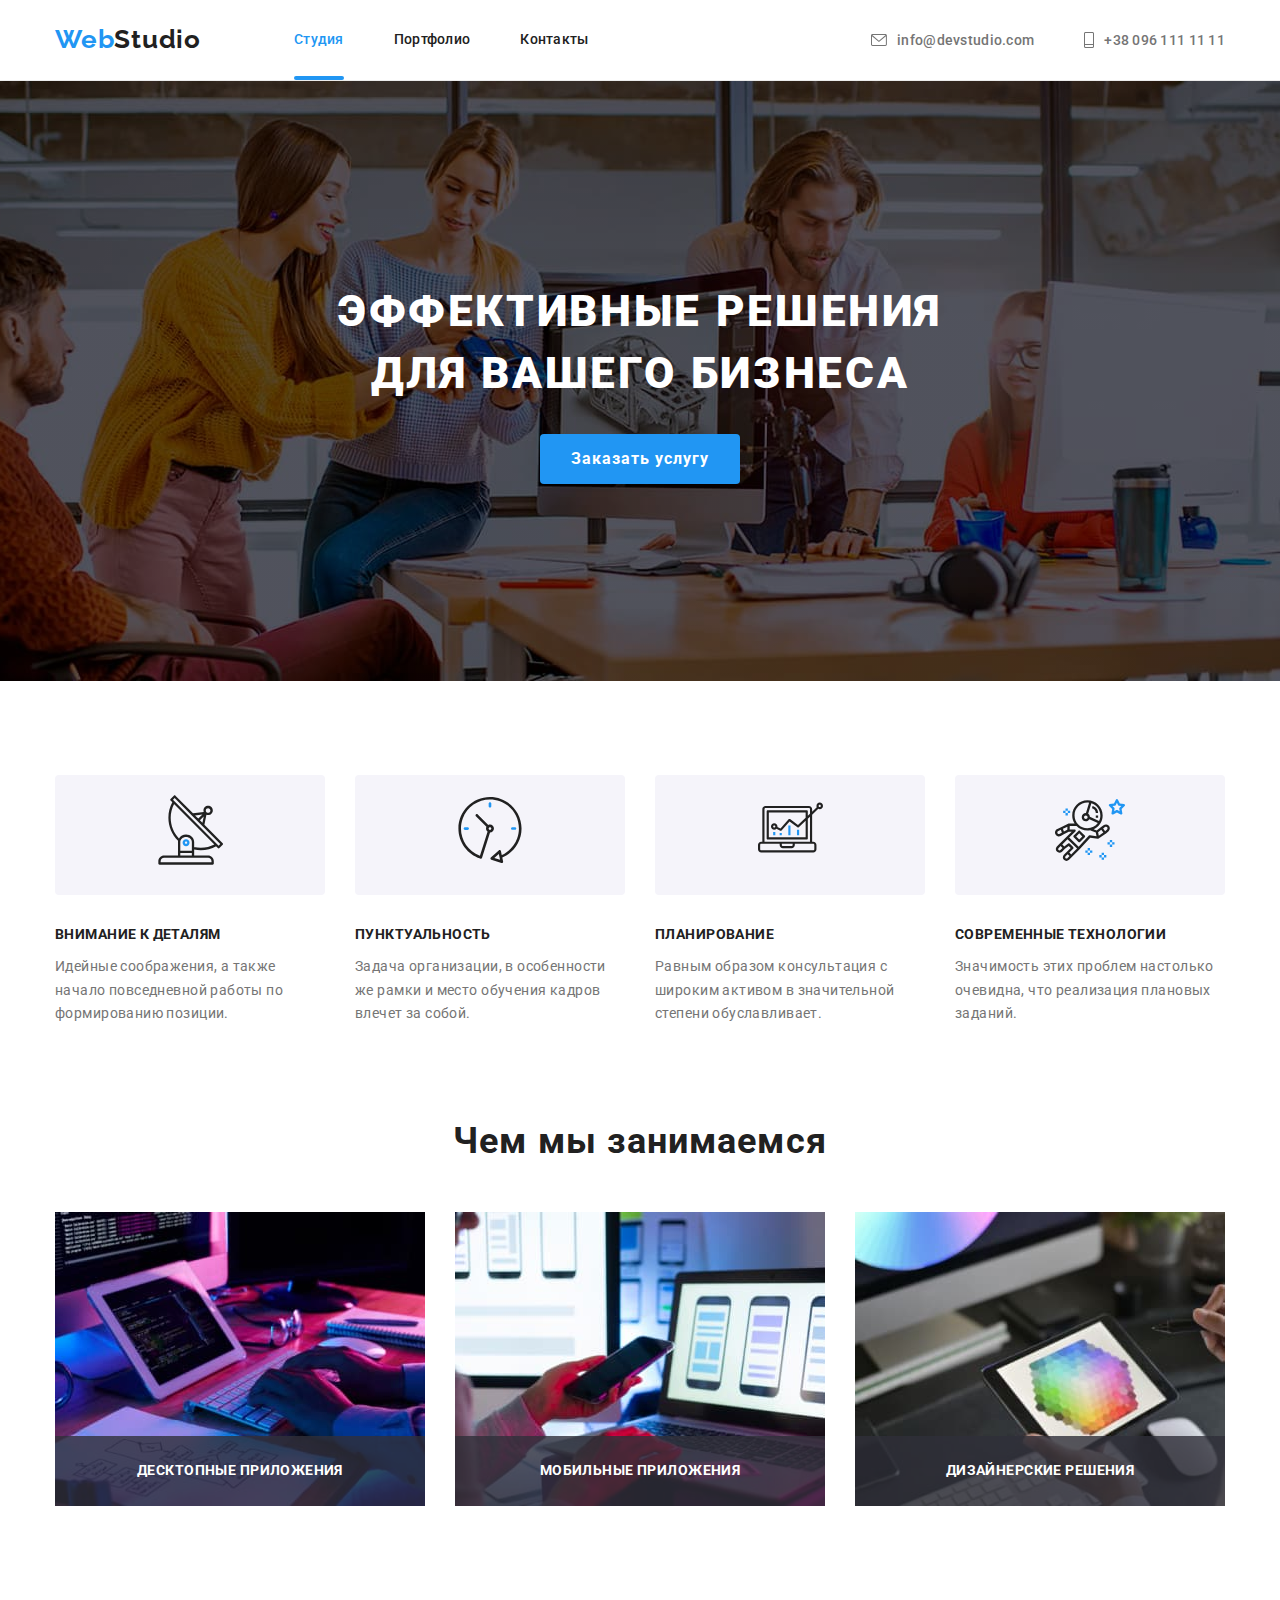
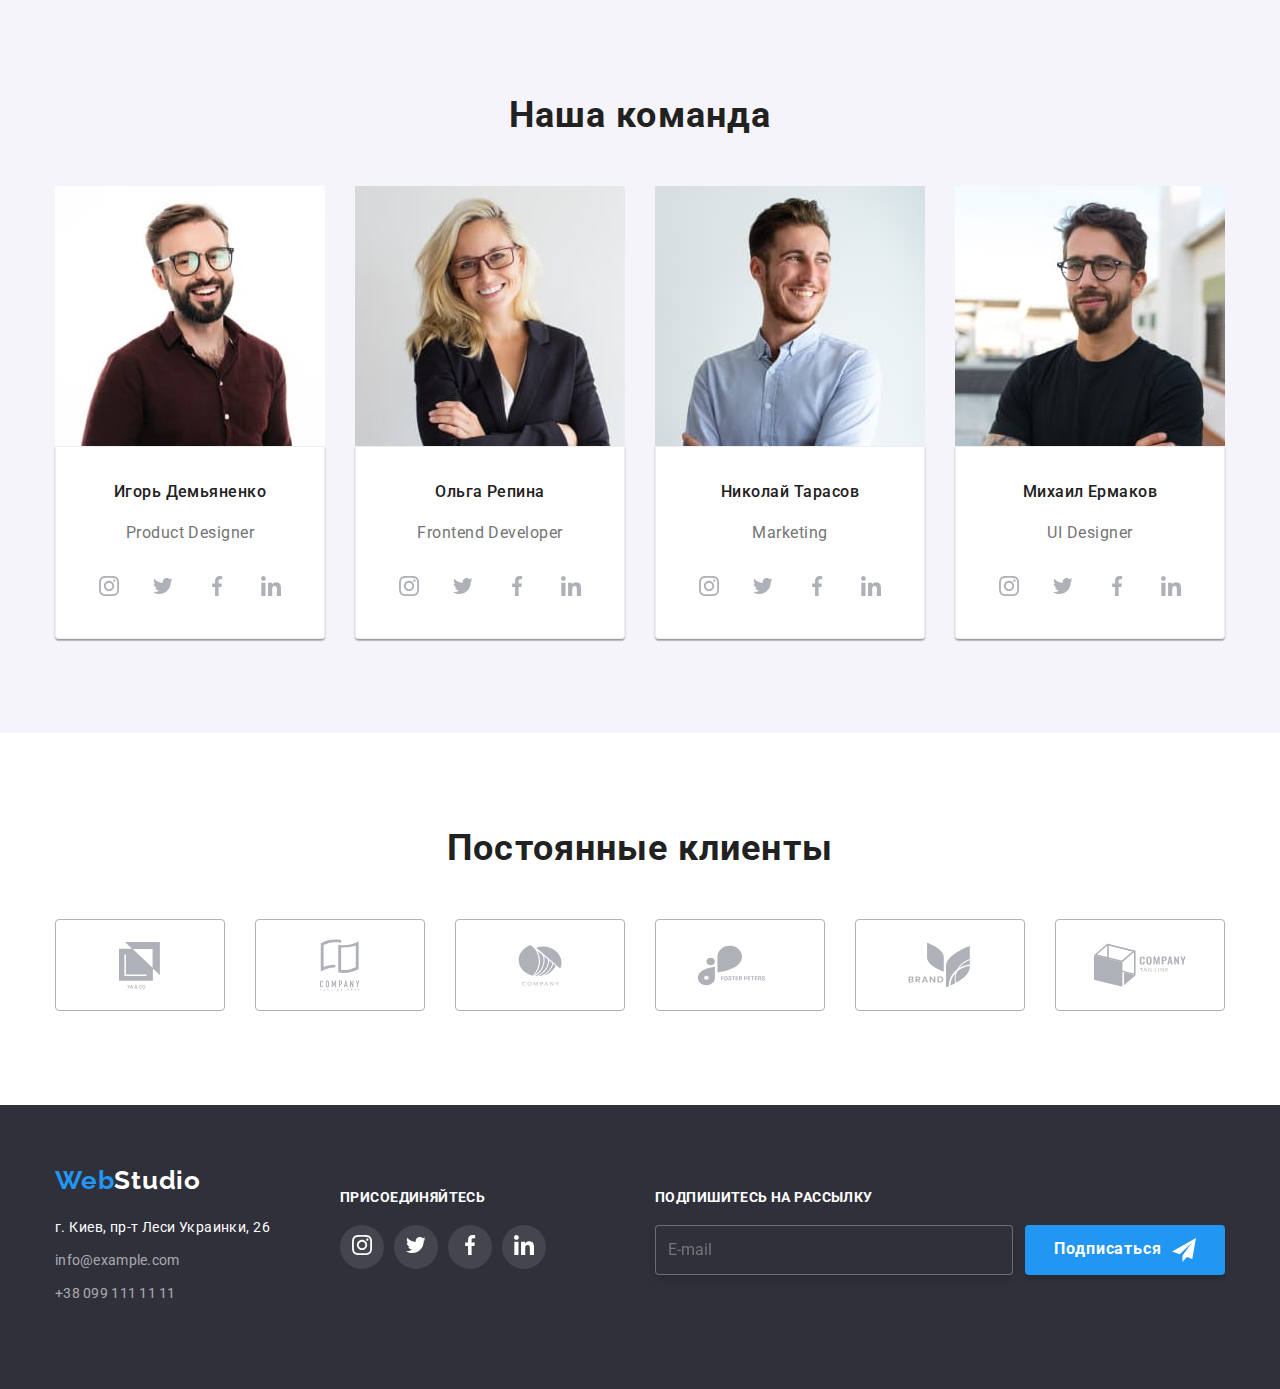
<file: index.html>
<!DOCTYPE html>
<html lang="ru">

<head>
  <meta charset="UTF-8" />
  <meta http-equiv="X-UA-Compatible" content="IE=edge" />
  <meta name="viewport" content="width=device-width, initial-scale=1.0" />
  <title>Document</title>
  <link href="https://fonts.googleapis.com/css2?family=Raleway:wght@700&family=Roboto:wght@400;500;700;900&display=swap"
    rel="stylesheet" />
  <link rel="stylesheet" href="https://cdnjs.cloudflare.com/ajax/libs/modern-normalize/1.0.0/modern-normalize.min.css">
  <link rel="stylesheet" href="./css/main.css" />

<body>
  <!--Шапка сайта-->

  <header class="header">
    <div class="container header__link">
      <a href="./index.html" class="logo header-logo">Web<span class="logo__part">Studio</span></a>
      <button type="button" class="menu__button is-open" aria-label="Переключатель мобильного меню"
        aria-expanded="false" aria-controls="menu-container" data-menu-button>
        <svg width="40" height="40">
          <use class="menu__icon-cross" href="./images/icons.svg#menu"></use>
          <use class="menu__icon-menu" href="./images/icons.svg#close-menu"></use>
        </svg>
      </button>
      <div class="mobile-menu is-open" data-menu>
        <nav>
          <ul class="site-nav ">
            <li class="site-nav__item ">
              <a href="./index.html" class="site-nav__link  current site-nav--current">Студия
              </a>
            </li>
            <li class="site-nav__item ">
              <a href="./portfolio.html" class="site-nav__link ">Портфолио</a>
            </li>
            <li class="site-nav__item ">
              <a href="/" class="site-nav__link">Контакты</a>
            </li>
          </ul>
        </nav>
        <div>
          <ul class="communication">
            <li class="communication__item">
              <a href="mailto:info@devstudio.com" class="header__communication header__communication--grey">
                <svg class="communication__icon" width="16px" height="12px">
                  <use href="./images/icons.svg#letter">
                  </use>
                </svg>
                info@devstudio.com
              </a>
            </li>
            <li class="communication__item">
              <a href="tel:+380961111111" class="header__communication header__communication--large">
                <svg class="communication__icon" width="10px" height="16px">
                  <use href="./images/icons.svg#mobile"></use>
                </svg>
                +38 096 111 11 11</a>
            </li>
          </ul>
          <ul class="social-menu">
            <li class="social-menu__item social-menu__item--margin">
              <a href="" class="social-menu__link">Instagram</a>
            </li>
            <li class="social-menu__item social-menu__item--margin">
              <a href="" class="social-menu__link">Twitter</a>
            </li>
            <li class="social-menu__item social-menu__item--margin">
              <a href="" class="social-menu__link">Facebook</a>
            </li>
            <li class="social-menu__item social-menu__item--margin">
              <a href="" class="social-menu__link">LinkedIn</a>
            </li>
          </ul>
        </div>
      </div>
    </div>
  </header>


  <!--Герой-->
  <section class="hero hero__overlay">
    <h1 class="hero__title">Эффективные решения <br> для вашего бизнеса</h1>
    <button data-modal-open type="button" class="hero__button">Заказать услугу</button>
  </section>

  <!--Преимущества-->
  <section class="section">
    <div class="container">
      <h2 class="advantage__title">Преимущества компании</h2>
      <ul class="advantage">
        <li class="advantage__item">
          <div class="advantage__div">
            <svg class="advantage__icon" width="65px" height="70px">
              <use href="././images/icons.svg#group">
              </use>
            </svg>
          </div>
          <h3 class="description__title">Внимание к деталям</h3>
          <p class="description__info">Идейные соображения, а также начало повседневной работы по формированию позиции.
          </p>
        </li>
        <li class="advantage__item">
          <div class="advantage__div">
            <svg class="advantage__icon" width="66px" height="70px">
              <use href="./images/icons.svg#clock"></use>
            </svg>
          </div>
          <h3 class="description__title">Пунктуальность</h3>
          <p class="description__info">Задача организации, в особенности же рамки и место обучения кадров влечет за
            собой.</p>
        </li>
        <li class="advantage__item">
          <div class="advantage__div">
            <svg class="advantage__icon" width="75px" height="65px">
              <use href="././images/icons.svg#diagram">
              </use>
            </svg>
          </div>
          <h3 class="description__title">Планирование</h3>
          <p class="description__info">Равным образом консультация с широким активом в значительной степени
            обуславливает.</p>
        </li>
        <li class="advantage__item">
          <div class="advantage__div">
            <svg class="advantage__icon" width="70px" height="70px">
              <use href="././images/icons.svg#astronaut">
              </use>
            </svg>
          </div>
          <h3 class="description__title">Современные технологии</h3>
          <p class="description__info">Значимость этих проблем настолько очевидна, что реализация плановых заданий.</p>
        </li>
      </ul>

    </div>

  </section>

  <!--Наши услуги-->
  <section class="section no-padding">
    <div class="container">
      <h2 class="service__title">Чем мы занимаемся</h2>
      <ul class="service__list">
        <li class="service__item">
          <a href="">
            <picture>
              <source srcset="./images/service1-desktop.jpg 1x,
            ./images/service1-desktop-@2x.jpg 2x" media="(min-width:1200px)" type="image/jpg" />
              <img src="./images/service1-desktop.jpg" alt="написание кода" width="370" />
            </picture>
            <h3 class="service__link">Десктопные приложения</h3>
          </a>
        </li>
        <li class="service__item">
          <a href="">
            <picture>
              <source srcset="./images/service2-desktop.jpg 1x,
                        ./images/service2-desktop-@2x.jpg 2x" media="(min-width:1200px)" type="image/jpg" />
              <img src="./images/service2-desktop.jpg" alt="мобильние приложения" width="370" />
            </picture>

            <h3 class="service__link">Мобильные приложения</h3>
          </a>
        </li>
        <li class="service__item">
          <a href="">
            <picture>
              <source srcset="./images/service3-desktop.jpg 1x,
                            ./images/service3-desktop-@2x.jpg 2x" media="(min-width:1200px)" type="image/jpg" />
              <img src="./images/service3-desktop.jpg" alt="дизайн" width="370" />
            </picture>
            <h3 class="service__link">Дизайнерские решения</h3>
          </a>
        </li>
      </ul>
    </div>
  </section>

  <!--Сотрудники-->
  <section class="section team">
    <div class="container">
      <h2 class="team__title">Наша команда</h2>
      <ul class="team__list">
        <li class="team__item">
          <picture>
            <source srcset="./images/team-member1_desktop.jpg 1x,
./images/team-member1_desktop-@2x.jpg 2x" media="(min-width:1200px)" type="image/jpg" />
            <source srcset="./images/team-member1_tablet.jpg 1x,
./images/team-member1_tablet-@2x.jpg 2x" media="(min-width:768px)" type="image/jpg" />
            <source srcset="./images/team-member1_mobile.jpg 1x,
./images/team-member1_mobile-@2x.jpg 2x" media="(max-width:767px)" type="image/jpg" />

            <img src="./images/team-member1_desktop.jpg" alt="Парень в коричневой рубашке" width="450" />
          </picture>


          <div class="team__border">
            <h3 class="team__member">Игорь Демьяненко</h3>
            <p class="team__profession">Product Designer</p>

            <div class="social-div">
              <ul class="social-div__list">
                <li class="social-div__item">
                  <a href="" class="social-div__link">
                    <svg class="social-div__icon" width="20px" height="20px">
                      <use href="./images/icons.svg#instagram"></use>
                    </svg>
                  </a>
                </li>
                <li class="social-div__item">
                  <a href="" class="social-div__link">
                    <svg class="social-div__icon" width="20px" height="20px">
                      <use href="./images/icons.svg#twitter"></use>
                    </svg>
                  </a>
                </li>
                <li class="social-div__item">
                  <a href="" class="social-div__link">
                    <svg class="social-div__icon" width="20px" height="20px">
                      <use href="./images/icons.svg#facebook"></use>
                    </svg>
                  </a>
                </li>
                <li class="social-div__item">
                  <a href="" class="social-div__link">
                    <svg class="social-div__icon" width="20px" height="20px">
                      <use href="./images/icons.svg#linkedin"></use>
                    </svg>
                  </a>
                </li>
              </ul>
            </div>
          </div>
        </li>
        <li class="team__item">
          <picture>
            <source srcset="./images/team-member2_desktop.jpg 1x,
            ./images/team-member2_desktop-@2x.jpg 2x" media="(min-width:1200px)" type="image/jpg" />
            <source srcset="./images/team-member2_tablet.jpg 1x,
              ./images/team-member2_tablet-@2x.jpg 2x" media="(min-width:768px)" type="image/jpg" />
            <source srcset="./images/team-member2_mobile.jpg 1x,
         ./images/team-member2_mobile-@2x.jpg 2x" media="(max-width:767px)" type="image/jpg" />
            <img src="./images/team-member2_desktop.jpg" alt="Девушка в черном пиджаке" width="450" />
          </picture>

          <div class="team__border">
            <h3 class="team__member">Ольга Репина</h3>
            <p class="team__profession">Frontend Developer</p>
            <div class="social-div">
              <ul class="social-div__list">
                <li class="social-div__item">
                  <a href="" class="social-div__link">
                    <svg class="social-div__icon" width="20px" height="20px">
                      <use href="./images/icons.svg#instagram"></use>
                    </svg>
                  </a>
                </li>
                <li class="social-div__item">
                  <a href="" class="social-div__link">
                    <svg class="social-div__icon" width="20px" height="20px">
                      <use href="./images/icons.svg#twitter"></use>
                    </svg>
                  </a>
                </li>
                <li class="social-div__item">
                  <a href="" class="social-div__link">
                    <svg class="social-div__icon" width="20px" height="20px">
                      <use href="./images/icons.svg#facebook"></use>
                    </svg>
                  </a>
                </li>
                <li class="social-div__item">
                  <a href="" class="social-div__link">
                    <svg class="social-div__icon" width="20px" height="20px">
                      <use href="./images/icons.svg#linkedin"></use>
                    </svg>
                  </a>
                </li>
              </ul>
            </div>
          </div>
        </li>
        <li class="team__item">

          <picture>
            <source srcset="./images/team-member3_desktop.jpg  1x,
              ./images/team-member3_desktop-@2x.jpg  2x" media="(min-width:1200px)" type="image/jpg" />
            <source srcset="./images/team-member3_tablet.jpg  1x,
            ./images/team-member3_tablet-@2x.jpg  2x" media="(min-width:768px)" type="image/jpg" />
            <source srcset="./images/team-member3_mobile.jpg  1x,
              ./images/team-member3_mobile-@2x.jpg  2x" media="(max-width:767px)" type="image/jpg" />
            <img src="./images/team-member3_desktop.jpg" alt="Парень в голубой рубашке" width="450" />
          </picture>

          <div class="team__border">
            <h3 class="team__member">Николай Тарасов</h3>
            <p class="team__profession">Marketing</p>
            <div class="social-div">
              <ul class="social-div__list">
                <li class="social-div__item">
                  <a href="" class="social-div__link">
                    <svg class="social-div__icon" width="20px" height="20px">
                      <use href="./images/icons.svg#instagram"></use>
                    </svg>
                  </a>
                </li>
                <li class="social-div__item">
                  <a href="" class="social-div__link">
                    <svg class="social-div__icon" width="20px" height="20px">
                      <use href="./images/icons.svg#twitter"></use>
                    </svg>
                  </a>
                </li>
                <li class="social-div__item">
                  <a href="" class="social-div__link">
                    <svg class="social-div__icon" width="20px" height="20px">
                      <use href="./images/icons.svg#facebook"></use>
                    </svg>
                  </a>
                </li>
                <li class="social-div__item">
                  <a href="" class="social-div__link">
                    <svg class="social-div__icon" width="20px" height="20px">
                      <use href="./images/icons.svg#linkedin"></use>
                    </svg>
                  </a>
                </li>
              </ul>
            </div>
          </div>
        </li>
        <li class="team__item">
          <picture>
            <source srcset="./images/team-member4_desktop.jpg 1x,
             ./images/team-member4_desktop-@2x.jpg 2x" media="(min-width:1200px)" type="image/jpg" />
            <source srcset="./images/team-member4_tablet.jpg 1x,
               ./images/team-member4_tablet-@2x.jpg 2x" media="(min-width:768px)" type="image/jpg" />
            <source srcset="./images/team-member4_mobile.jpg 1x,
                ./images/team-member4_mobile-@2x.jpg 2x" media="(max-width:767px)" type="image/jpg" />
            <img src="./images/team-member4_desktop.jpg" alt="Парень в черной футболке" width="450" />
          </picture>

          <div class="team__border">
            <h3 class="team__member">Михаил Ермаков</h3>
            <p class="team__profession">UI Designer</p>
            <div class="social-div">
              <ul class="social-div__list">
                <li class="social-div__item">
                  <a href="" class="social-div__link">
                    <svg class="social-div__icon" width="20px" height="20px">
                      <use href="./images/icons.svg#instagram"></use>
                    </svg>
                  </a>
                </li>
                <li class="social-div__item">
                  <a href="" class="social-div__link">
                    <svg class="social-div__icon" width="20px" height="20px">
                      <use href="./images/icons.svg#twitter"></use>
                    </svg>
                  </a>
                </li>
                <li class="social-div__item">
                  <a href="" class="social-div__link">
                    <svg class="social-div__icon" width="20px" height="20px">
                      <use href="./images/icons.svg#facebook"></use>
                    </svg>
                  </a>
                </li>
                <li class="social-div__item">
                  <a href="" class="social-div__link">
                    <svg class="social-div__icon" width="20px" height="20px">
                      <use href="./images/icons.svg#linkedin"></use>
                    </svg>
                  </a>
                </li>
              </ul>
            </div>
          </div>
        </li>
      </ul>
    </div>
  </section>

  <!-- Постоянные клиенты -->
  <section class="section">
    <div class="container">
      <h2 class="clients__title">Постоянные клиенты</h2>
      <ul class="clients">
        <li class="clients__item">
          <a class="clients__link" href="">
            <svg class="clients__icon" width="41px" height="47px">
              <use href="./images/icons.svg#yaco"></use>
            </svg>
          </a>
        </li>
        <li class="clients__item">
          <a class="clients__link" href="">
            <svg class="clients__icon" width="40px" height="52px">
              <use href="./images/icons.svg#tagline-here"></use>
            </svg>
          </a>
        </li>
        <li class="clients__item">
          <a class="clients__link" href="">
            <svg class="clients__icon" width="44px" height="42px">
              <use href="./images/icons.svg#company"></use>
            </svg>
          </a>
        </li>
        <li class="clients__item">
          <a class="clients__link" href="">
            <svg class="clients__icon" width="85px" height="41px">
              <use href="./images/icons.svg#foster-peters"></use>
            </svg>
          </a>
        </li>
        <li class="clients__item">
          <a class="clients__link" href="">
            <svg class="clients__icon" width="63px" height="46px">
              <use href="./images/icons.svg#brand"></use>
            </svg>
          </a>
        </li>
        <li class="clients__item">
          <a class="clients__link" href="">
            <svg class="clients__icon" width="94px" height="44px">
              <use href="./images/icons.svg#tagline"></use>
            </svg>
          </a>
        </li>
      </ul>
    </div>
  </section>

  <!-- Модальное окно заказать услугу -->
  <div class="backdrop  is-hidden" data-modal>
    <div class="modal">
      <button data-modal-close class="modal__button-close">
        <svg width="18px" height="18px">
          <use href="./images/icons.svg#close-button">
          </use>
        </svg>
      </button>


      <form class="modal__form " autocomplete="on">
        <h2 class="modal-form__title">Оставьте свои данные, мы вам перезвоним</h2>
        <div class="modal-form__field">
          <label class="modal-form__label" for="name">Имя</label>
          <input type="text" name="name" id="name" class="modal-form__input " />
          <svg width="18" height="18" class="modal-form__icon">
            <use href="./images/icons.svg#person-black"></use>
          </svg>
        </div>
        <div class="modal-form__field">
          <label class="modal-form__label" for="phone">Телефон</label>
          <input type="tel" name="phone" id="phone" class="modal-form__input" />
          <svg width="18" height="18" class="modal-form__icon">
            <use href="./images/icons.svg#phone-black"></use>
          </svg>
        </div>
        <div class="modal-form__field">
          <label class="modal-form__label" for="email">Почта</label>
          <input type="email" name="email" id="email" class="modal-form__input " />
          <svg width="18" height="18" class="modal-form__icon">
            <use href="./images/icons.svg#email-black"></use>
          </svg>
        </div>
        <div class="modal-form__field">
          <label class="modal-form__label" for="comment">Комментарий</label>
          <textarea name="comment" id="comment" rows="6" placeholder="Введите текст"
            class="modal-form__input modal-form__comment"></textarea>
        </div>
        <div class="modal-form__checkbox">

          <label class="modal-form__checklabel" for="accept">
            <input class="modal-form__checkinput" type="checkbox" name="accept" id="accept">
            <svg class="modal-form__checkicon" width="16px" height="15px">
              <use href="./images/icons.svg#box-black"></use>
            </svg>Соглашаюсь с рассылкой и принимаю <a class="modal-form__link" href="">Условия
              договора</a></label>
        </div>
        <button class="modal-form___send-button" type="submit">Отправить</button>
      </form>
    </div>
  </div>


  <!--Футер-->
  <footer class="footer__bg">
    <div class="container footer">
      <div class="footer__tablet">
        <div class="footer__div">
          <a href="./index.html" class="logo">Web<span class="logo__lower">Studio</span></a>
          <address class="footer__address">г. Киев, пр-т Леси Украинки, 26</address>
          <ul>
            <li>
              <a href="mailto:info@example.com" class="footer__communication">info@example.com</a>
            </li>
            <li>
              <a href="tel:+380991111111" class="footer__communication">+38 099 111 11 11</a>
            </li>
          </ul>
        </div>


        <div class="social-footer">
          <h2 class="social-footer__title">присоединяйтесь</h2>
          <ul class=" social-footer__list">
            <li class="social-footer__item">
              <a href="" class="social-footer__link">
                <svg class="social-footer__icon" width="20px" height="20px">
                  <use href="./images/icons.svg#instagram"></use>
                </svg>
              </a>
            </li>
            <li class="social-footer__item">
              <a href="" class="social-footer__link">
                <svg class="social-footer__icon" width="20px" height="20px">
                  <use href="./images/icons.svg#twitter"></use>
                </svg>
              </a>
            </li>
            <li class="social-footer__item">
              <a href="" class="social-footer__link">
                <svg class="social-footer__icon" width="20px" height="20px">
                  <use href="./images/icons.svg#facebook"></use>
                </svg>
              </a>
            </li>
            <li class="social-footer__item">
              <a href="" class="social-footer__link">
                <svg class="social-footer__icon" width="20px" height="20px">
                  <use href="./images/icons.svg#linkedin"></use>
                </svg>
              </a>
            </li>
          </ul>
        </div>
      </div>
      <div class="footer-form__div">

        <h2 class="footer-form__title">Подпишитесь на рассылку</h2>
        <form class="footer-form">

          <input class="footer-form__input" type="email" name="email" placeholder="E-mail">

          <button class="footer-form__button" type="button">Подписаться
            <svg class="footer-form__icon" width="24px" height="24px">
              <use href="./images/icons.svg#icon-send"></use>
            </svg>
          </button>
        </form>
      </div>
    </div>
  </footer>


  <script src="./js/modal.js"></script>
  <script src="./js/menu.js"></script>

</body>

</html>
</file>
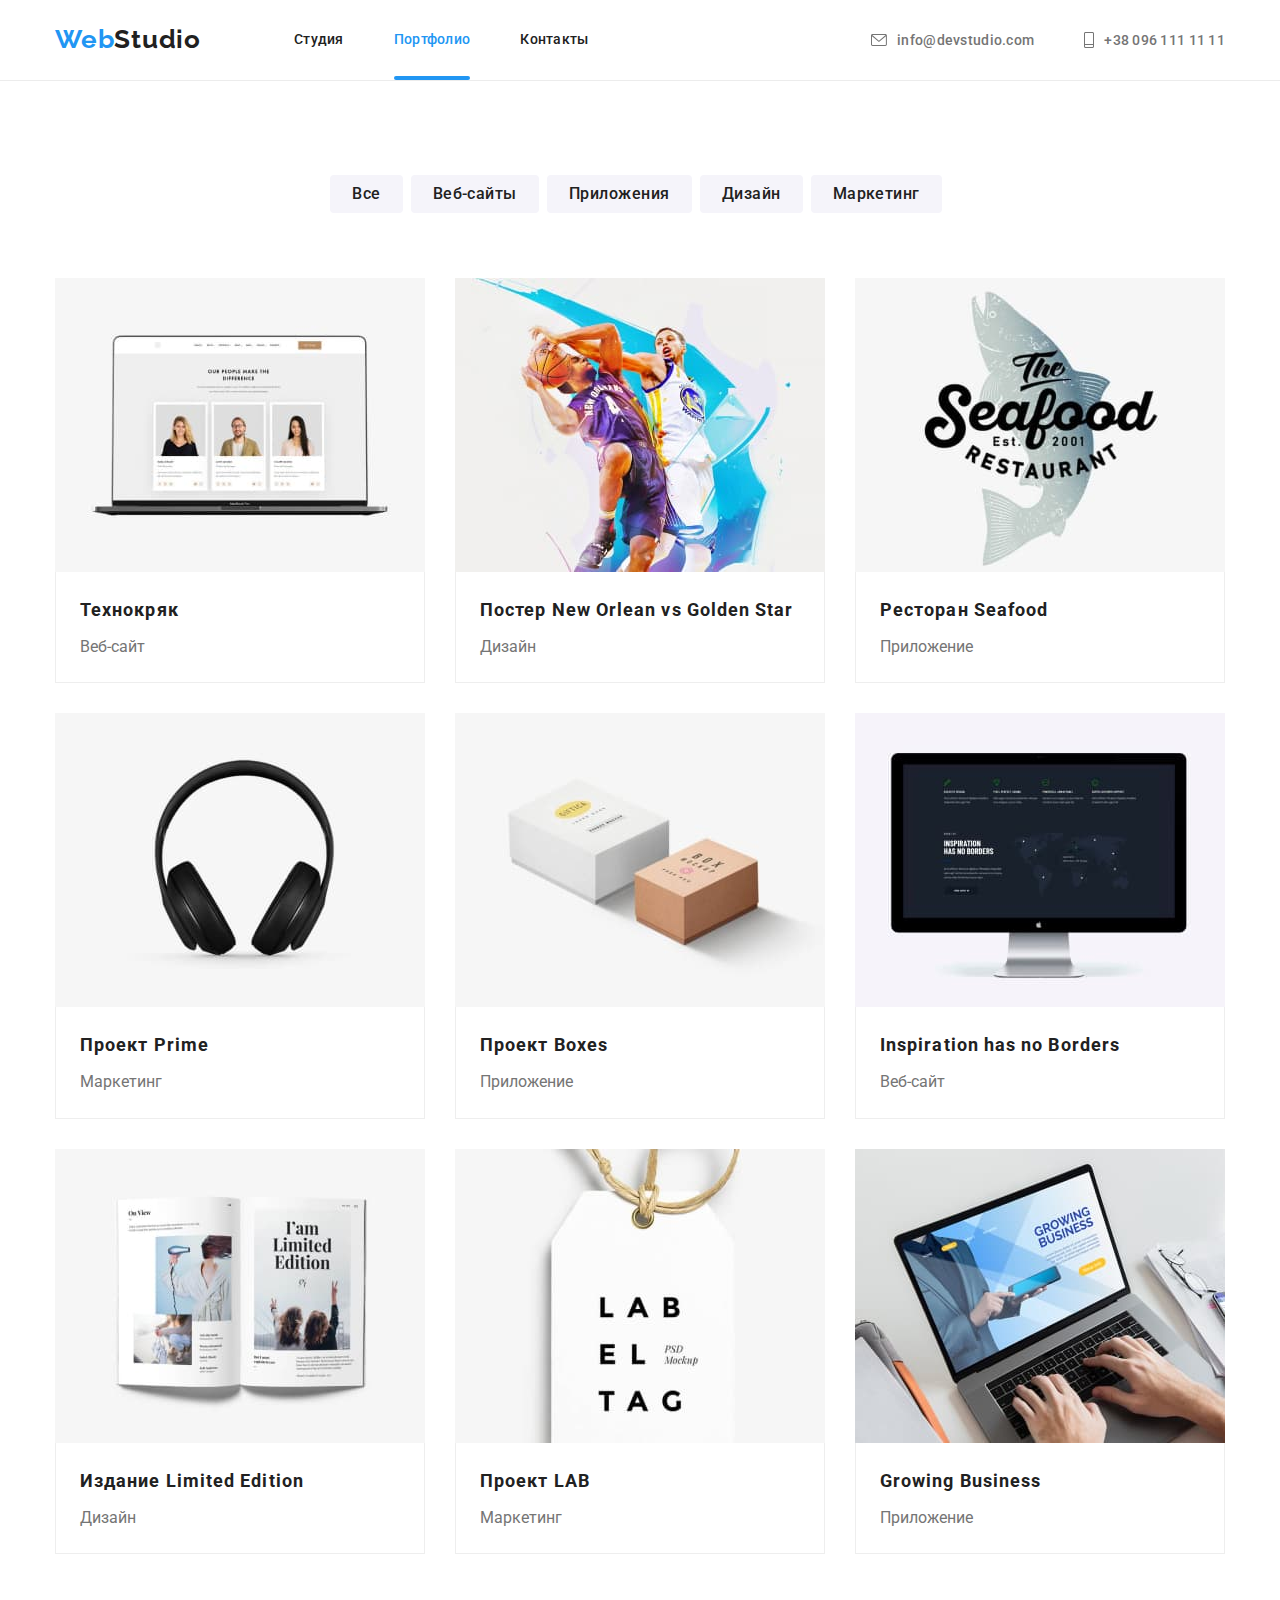
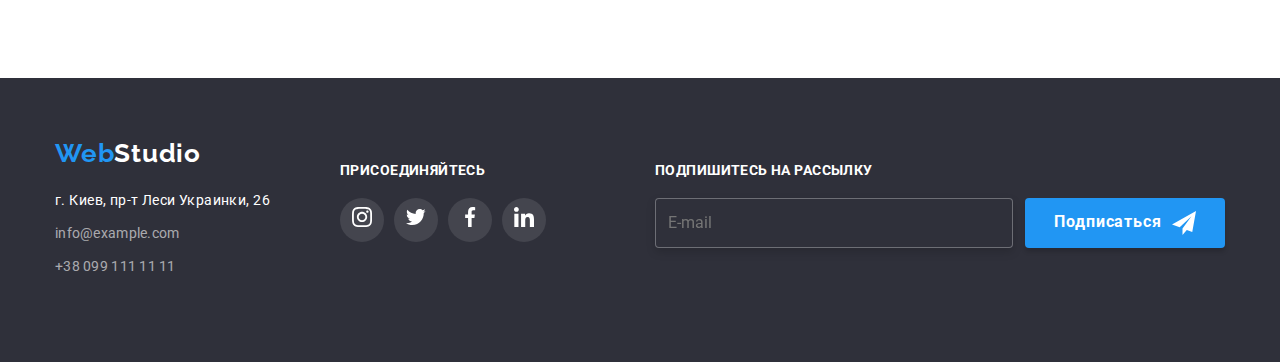
<file: portfolio.html>
<!DOCTYPE html>
<html lang="ru">

<head>
  <meta charset="UTF-8" />
  <meta http-equiv="X-UA-Compatible" content="IE=edge" />
  <meta name="viewport" content="width=device-width, initial-scale=1.0" />
  <title>Document</title>
  <link href="https://fonts.googleapis.com/css2?family=Raleway:wght@700&family=Roboto:wght@400;500;700;900&display=swap"
    rel="stylesheet">
  <link rel="stylesheet" href="https://cdnjs.cloudflare.com/ajax/libs/modern-normalize/1.0.0/modern-normalize.min.css">
  <link rel="stylesheet" href="./css/main.css" />
</head>

<body>
  <!--Шапка сайта-->

  <header class="header">
    <div class="container header__link">
      <a href="./index.html" class="logo header-logo">Web<span class="logo__part">Studio</span></a>
      <button type="button" class="menu__button is-open" aria-label="Переключатель мобильного меню"
        aria-expanded="false" aria-controls="menu-container" data-menu-button>
        <svg width="40" height="40">
          <use class="menu__icon-cross" href="./images/icons.svg#menu"></use>
          <use class="menu__icon-menu" href="./images/icons.svg#close-menu"></use>
        </svg>
      </button>
      <div class="mobile-menu is-open" data-menu>
        <nav>
          <ul class="site-nav ">
            <li class="site-nav__item ">
              <a href="./index.html" class="site-nav__link">Студия
              </a>
            </li>
            <li class="site-nav__item ">
              <a href="./portfolio.html" class="site-nav__link  current  site-nav--current">Портфолио</a>
            </li>
            <li class="site-nav__item ">
              <a href="/" class="site-nav__link">Контакты</a>
            </li>
          </ul>
        </nav>
        <div>
          <ul class="communication">
            <li class="communication__item">
              <a href="mailto:info@devstudio.com" class="header__communication header__communication--grey">
                <svg class="communication__icon" width="16px" height="12px">
                  <use href="./images/icons.svg#letter">
                  </use>
                </svg>
                info@devstudio.com
              </a>
            </li>
            <li class="communication__item">
              <a href="tel:+380961111111" class="header__communication header__communication--large">
                <svg class="communication__icon" width="10px" height="16px">
                  <use href="./images/icons.svg#mobile"></use>
                </svg>
                +38 096 111 11 11</a>
            </li>
          </ul>
          <ul class="social-menu">
            <li class="social-menu__item social-menu__item--margin">
              <a href="" class="social-menu__link">Instagram</a>
            </li>
            <li class="social-menu__item social-menu__item--margin">
              <a href="" class="social-menu__link">Twitter</a>
            </li>
            <li class="social-menu__item social-menu__item--margin">
              <a href="" class="social-menu__link">Facebook</a>
            </li>
            <li class="social-menu__item social-menu__item--margin">
              <a href="" class="social-menu__link">LinkedIn</a>
            </li>
          </ul>
        </div>
      </div>
    </div>
  </header>

  <!--Портфолио-->
  <section class="section">
    <div class="container">
      <h1 class="filtr__title">Портфолио</h1>
      <div class="filtr">
        <ul class="filtr__list">
          <li class="filtr__item"><button type="button" class="filtr__button">Все</button></li>
          <li class="filtr__item"><button type="button" class="filtr__button">Веб-сайты</button></li>
          <li class="filtr__item"><button type="button" class="filtr__button">Приложения</button></li>
          <li class="filtr__item"><button type="button" class="filtr__button">Дизайн</button></li>
          <li class="filtr__item"><button type="button" class="filtr__button">Маркетинг</button></li>
        </ul>
      </div>
      <ul class="portfolio">
        <li class="portfolio__item ">
          <div class="portfolio__overlay">
            <p class="portfolio__hover-text">
              Технокряк это современная площадка распространения коронавируса. Компании используют
              эту платформу для цифрового
              шпионажа и атак на защищённые сервера конкурентов.</p>
            <a href="" class="portfolio__link">
              <picture>
                <source srcset="./images/portfolio/portfolio1-desktop.jpg 1x,
              ./images/portfolio/portfolio1-desktop-@2x.jpg 2x" media="(min-width:1200px)" type="image/jpg" />
                <source srcset="./images/portfolio/portfolio1-tablet.jpg 1x,
              ./images/portfolio/portfolio1-tablet-@2x.jpg 2x" media="(min-width:768px)" type="image/jpg" />
                <source srcset="./images/portfolio/portfolio1-mobile.jpg 1x,
              ./images/portfolio/portfolio1-mobile-@2x.jpg 2x" media="(max-width:767px)" type="image/jpg" />

                <img src="./images/portfolio/portfolio1-desktop.jpg" alt="Ноутбук с открытым сайтом" width="450">
              </picture>

            </a>
          </div>
          <div class="portfolio__border">
            <h2 class="portfolio__title">Технокряк</h2>
            <p class="portfolio__type">Веб-сайт</p>
          </div>

        </li>
        <li class="portfolio__item">
          <div class="portfolio__overlay">
            <a href="" class="portfolio__link">
              <picture>
                <source srcset="./images/portfolio/portfolio2-desktop.jpg 1x,
               ./images/portfolio/portfolio2-desktop-@2x.jpg 2x" media="(min-width:1200px)" type="image/jpg" />
                <source srcset="./images/portfolio/portfolio2-tablet.jpg 1x,
               ./images/portfolio/portfolio2-tablet-@2x.jpg 2x" media="(min-width:768px)" type="image/jpg" />
                <source srcset="./images/portfolio/portfolio2-mobile.jpg 1x,
               ./images/portfolio/portfolio2-mobile-@2x.jpg 2x" media="(max-width:767px)" type="image/jpg" />

                <img src="./images/portfolio/portfolio2-desktop.jpg" alt="Баскетболисты" width="450">
              </picture>

            </a>
          </div>
          <div class="portfolio__border">
            <h2 class="portfolio__title">Постер New Orlean vs Golden Star</h2>
            <p class="portfolio__type">Дизайн</p>
          </div>

        </li>
        <li class="portfolio__item">
          <div class="portfolio__overlay">
            <a href="" class="portfolio__link">
              <picture>
                <source srcset="./images/portfolio/portfolio3-desktop.jpg 1x,
              ./images/portfolio/portfolio3-desktop-@2x.jpg 2x" media="(min-width:1200px)" type="image/jpg" />
                <source srcset="./images/portfolio/portfolio3-tablet.jpg 1x,
               ./images/portfolio/portfolio3-tablet-@2x.jpg 2x" media="(min-width:768px)" type="image/jpg" />
                <source srcset="./images/portfolio/portfolio3-mobile.jpg 1x,
                 ./images/portfolio/portfolio3-mobile-@2x.jpg 2x" media="(max-width:767px)" type="image/jpg" />

                <img src="./images/portfolio/portfolio3-desktop.jpg" alt="Логотип рыбного ресторана" width="450">
              </picture>
            </a>
          </div>

          <div class="portfolio__border">
            <h2 class="portfolio__title">Ресторан Seafood</h2>
            <p class="portfolio__type">Приложение</p>
          </div>
        </li>
        <li class="portfolio__item">
          <div class="portfolio__overlay">
            <a href="" class="portfolio__link">
              <picture>
                <source srcset="./images/portfolio/portfolio4-desktop.jpg 1x,
                 ./images/portfolio/portfolio4-desktop-@2x.jpg 2x" media="(min-width:1200px)" type="image/jpg" />
                <source srcset="./images/portfolio/portfolio4-tablet.jpg 1x,
                 ./images/portfolio/portfolio4-tablet-@2x.jpg 2x" media="(min-width:768px)" type="image/jpg" />
                <source srcset="./images/portfolio/portfolio4-mobile.jpg 1x,
                ./images/portfolio/portfolio4-mobile-@2x.jpg 2x" media="(max-width:767px)" type="image/jpg" />

                <img src="./images/portfolio/portfolio4-desktop.jpg" alt="Наушники" width="450">
              </picture>
            </a>
          </div>
          <div class="portfolio__border">
            <h2 class="portfolio__title">Проект Prime</h2>
            <p class="portfolio__type">Маркетинг</p>
          </div>

        </li>
        <li class="portfolio__item">
          <div class="portfolio__overlay">
            <a href="" class="portfolio__link">
              <picture>
                <source srcset="./images/portfolio/portfolio5-desktop.jpg 1x,
                               ./images/portfolio/portfolio5-desktop-@2x.jpg 2x" media="(min-width:1200px)"
                  type="image/jpg" />
                <source srcset="./images/portfolio/portfolio5-tablet.jpg 1x,
                               ./images/portfolio/portfolio5-tablet-@2x.jpg 2x" media="(min-width:768px)"
                  type="image/jpg" />
                <source srcset="./images/portfolio/portfolio5-mobile.jpg 1x,
                              /.images/portfolio/portfolio5-mobile-@2x.jpg 2x" media="(max-width:767px)"
                  type="image/jpg" />

                <img src="./images/portfolio/portfolio5-desktop.jpg" alt="Запакованые коробочки" width="450">
              </picture>
            </a>
          </div>
          <div class="portfolio__border">
            <h2 class="portfolio__title">Проект Boxes</h2>
            <p class="portfolio__type">Приложение</p>
          </div>

        </li>
        <li class="portfolio__item">
          <div class="portfolio__overlay">
            <a href="" class="portfolio__link">
              <picture>
                <source srcset="./images/portfolio/portfolio6-desktop.jpg 1x,
                    ./images/portfolio/portfolio6-desktop-@2x.jpg 2x" media="(min-width:1200px)" type="image/jpg" />
                <source srcset="./images/portfolio/portfolio6-tablet.jpg 1x,
                      ./images/portfolio/portfolio6-tablet-@2x.jpg 2x" media="(min-width:768px)" type="image/jpg" />
                <source srcset="./images/portfolio/portfolio6-mobile.jpg 1x,
                    ./images/portfolio/portfolio6-mobile-@2x.jpg 2x" media="(max-width:767px)" type="image/jpg" />

                <img src="./images/portfolio/portfolio6-desktop.jpg" alt="Экран компьютера с открытой программой"
                  width="450">
              </picture>
            </a>
          </div>
          <div class="portfolio__border">
            <h2 class="portfolio__title">Inspiration has no Borders</h2>
            <p class="portfolio__type">Веб-сайт</p>
          </div>

        </li>
        <li class="portfolio__item">
          <div class="portfolio__overlay">
            <a href="" class="portfolio__link">
              <picture>
                <source srcset="./images/portfolio/portfolio7-desktop.jpg 1x,
                    ./images/portfolio/portfolio7-desktop-@2x.jpg 2x" media="(min-width:1200px)" type="image/jpg" />
                <source srcset="./images/portfolio/portfolio7-tablet.jpg 1x,
                 ./images/portfolio/portfolio7-tablet-@2x.jpg 2x" media="(min-width:768px)" type="image/jpg" />
                <source srcset="./images/portfolio/portfolio7-mobile.jpg 1x,
                    ./images/portfolio/portfolio7-mobile-@2x.jpg 2x" media="(max-width:767px)" type="image/jpg" />

                <img src="./images/portfolio/portfolio7-desktop.jpg" alt="Открытый журнал" width="450">
              </picture>
            </a>
          </div>

          <div class="portfolio__border">
            <h2 class="portfolio__title">Издание Limited Edition</h2>
            <p class="portfolio__type">Дизайн</p>
          </div>

        </li>
        <li class="portfolio__item">
          <div class="portfolio__overlay">
            <a href="" class="portfolio__link">
              <picture>
                <source srcset="./images/portfolio/portfolio8-desktop.jpg 1x,
                     ./images/portfolio/portfolio8-desktop-@2x.jpg 2x" media="(min-width:1200px)" type="image/jpg" />
                <source srcset="./images/portfolio/portfolio8-tablet.jpg 1x,
                 ./images/portfolio/portfolio8-tablet-@2x.jpg 2x" media="(min-width:768px)" type="image/jpg" />
                <source srcset="./images/portfolio/portfolio8-mobile.jpg 1x,
                  ./images/portfolio/portfolio8-mobile-@2x.jpg 2x" media="(max-width:767px)" type="image/jpg" />

                <img src="./images/portfolio/portfolio8-desktop.jpg" alt="Етикетка" width="450">
              </picture>
            </a>
          </div>

          <div class="portfolio__border">
            <h2 class="portfolio__title">Проект LAB</h2>
            <p class="portfolio__type">Маркетинг</p>
          </div>

        </li>
        <li class="portfolio__item">
          <div class="portfolio__overlay">
            <a href="" class="portfolio__link">
              <picture>
                <source srcset="./images/portfolio/portfolio9-desktop.jpg 1x,
                   ./images/portfolio/portfolio9-desktop-@2x.jpg 2x" media="(min-width:1200px)" type="image/jpg" />
                <source srcset="./images/portfolio/portfolio9-tablet.jpg 1x,
                   ./images/portfolio/portfolio9-tablet-@2x.jpg 2x" media="(min-width:768px)" type="image/jpg" />
                <source srcset="./images/portfolio/portfolio9-mobile.jpg 1x,
                   ./images/portfolio/portfolio9-mobile-@2x.jpg 2x" media="(max-width:767px)" type="image/jpg" />

                <img src="./images/portfolio/portfolio9-desktop.jpg" alt="Работа за ноутбуком" width="450">
              </picture>

            </a>
          </div>

          <div class="portfolio__border">
            <h2 class="portfolio__title">Growing Business</h2>
            <p class="portfolio__type">Приложение</p>
          </div>

        </li>
      </ul>
    </div>
  </section>

  <!--Футер-->
  <footer class="footer__bg">
    <div class="container footer">
      <div class="footer__tablet">
        <div class="footer__div">
          <a href="./index.html" class="logo">Web<span class="logo__lower">Studio</span></a>
          <address class="footer__address">г. Киев, пр-т Леси Украинки, 26</address>
          <ul>
            <li>
              <a href="mailto:info@example.com" class="footer__communication">info@example.com</a>
            </li>
            <li>
              <a href="tel:+380991111111" class="footer__communication">+38 099 111 11 11</a>
            </li>
          </ul>
        </div>


        <div class="social-footer">
          <h2 class="social-footer__title">присоединяйтесь</h2>
          <ul class=" social-footer__list">
            <li class="social-footer__item">
              <a href="" class="social-footer__link">
                <svg class="social-footer__icon" width="20px" height="20px">
                  <use href="./images/icons.svg#instagram"></use>
                </svg>
              </a>
            </li>
            <li class="social-footer__item">
              <a href="" class="social-footer__link">
                <svg class="social-footer__icon" width="20px" height="20px">
                  <use href="./images/icons.svg#twitter"></use>
                </svg>
              </a>
            </li>
            <li class="social-footer__item">
              <a href="" class="social-footer__link">
                <svg class="social-footer__icon" width="20px" height="20px">
                  <use href="./images/icons.svg#facebook"></use>
                </svg>
              </a>
            </li>
            <li class="social-footer__item">
              <a href="" class="social-footer__link">
                <svg class="social-footer__icon" width="20px" height="20px">
                  <use href="./images/icons.svg#linkedin"></use>
                </svg>
              </a>
            </li>
          </ul>
        </div>
      </div>
      <div class="footer-form__div">

        <h2 class="footer-form__title">Подпишитесь на рассылку</h2>
        <form class="footer-form">
          <input class="footer-form__input" type="email" name="email" placeholder="E-mail">

          <button class="footer-form__button" type="button">Подписаться
            <svg class="footer-form__icon" width="24px" height="24px">
              <use href="./images/icons.svg#icon-send"></use>
            </svg>
          </button>
        </form>
      </div>
    </div>
  </footer>

  <script src="./js/menu.js"></script>
</body>

</html>
</file>
<file: css/main.css>
body {
  font-family: roboto, sans-serif;
  color: #212121;
}

li {
  list-style: none;
}

ul {
  margin: 0;
  padding: 0;
}

img {
  display: block;
  max-width: 100%;
}

button {
  font-family: inherit;
}

.container {
  margin-left: auto;
  margin-right: auto;
  padding: 0 15px 0 15px;
}

@media screen and (min-width: 480px) {
  .container {
    width: 480px;
  }
}

@media screen and (min-width: 768px) {
  .container {
    width: 768px;
  }
}

@media screen and (min-width: 1200px) {
  .container {
    width: 1200px;
  }
}

.logo {
  color: #2196F3;
  font-family: raleway, sans-serif;
  text-decoration: none;
  font-weight: bold;
  font-size: 24px;
  line-height: 1.2;
  letter-spacing: 0.03em;
}

@media screen and (min-width: 768px) {
  .logo {
    font-size: 26px;
  }
}

.section {
  padding-top: 94px;
  padding-bottom: 94px;
}

@media screen and (max-width: 1190px) {
  .section {
    padding-top: 60px;
    padding-bottom: 60px;
  }
}

.section.no-padding {
  padding-top: 0;
}

@media screen and (max-width: 1200px) {
  .section.no-padding {
    display: none;
  }
}

.hero__button, .footer-form__button, .modal-form___send-button {
  font-style: normal;
  font-weight: bold;
  font-size: 16px;
  line-height: 1.8;
  letter-spacing: 0.06em;
  border: transparent;
  border-radius: 4px;
  cursor: pointer;
  color: #ffffff;
  background-color: #2196F3;
  -webkit-box-shadow: 0px 4px 4px rgba(0, 0, 0, 0.15);
          box-shadow: 0px 4px 4px rgba(0, 0, 0, 0.15);
  width: 200px;
  height: 50px;
}

.header {
  position: relative;
  border-bottom: 1px solid #ECECEC;
}

.header__link {
  display: -webkit-box;
  display: -ms-flexbox;
  display: flex;
}

@media screen and (max-width: 767px) {
  .header__link {
    -webkit-box-align: center;
        -ms-flex-align: center;
            align-items: center;
    -webkit-box-pack: justify;
        -ms-flex-pack: justify;
            justify-content: space-between;
  }
}

.header-logo {
  padding-top: 16px;
  padding-bottom: 16px;
}

@media screen and (min-width: 767px) {
  .header-logo {
    padding-top: 26px;
    padding-bottom: 26px;
  }
}

@media screen and (min-width: 1200px) {
  .header-logo {
    padding-top: 24px;
    padding-bottom: 25px;
  }
}

.logo__part {
  color: #212121;
}

@media screen and (max-width: 767px) {
  .mobile-menu {
    position: absolute;
    position: fixed;
    top: 0;
    left: 0;
    display: -webkit-box;
    display: -ms-flexbox;
    display: flex;
    -webkit-box-orient: vertical;
    -webkit-box-direction: normal;
        -ms-flex-direction: column;
            flex-direction: column;
    -webkit-box-pack: justify;
        -ms-flex-pack: justify;
            justify-content: space-between;
    width: 100%;
    height: 100vh;
    background-color: #ffffff;
    z-index: 5;
    padding-top: 48px;
    padding-bottom: 48px;
    padding-left: 40px;
    -webkit-transition: top 250ms;
    transition: top 250ms;
  }
}

.mobile-menu.is-open {
  top: -100vh;
}

@media screen and (min-width: 767px) {
  .mobile-menu {
    width: 100%;
    display: -webkit-box;
    display: -ms-flexbox;
    display: flex;
    -webkit-box-align: center;
        -ms-flex-align: center;
            align-items: center;
    -webkit-box-pack: justify;
        -ms-flex-pack: justify;
            justify-content: space-between;
  }
}

@media screen and (min-width: 767px) {
  .mobile-menu {
    margin-left: 88px;
  }
}

@media screen and (min-width: 1200px) {
  .mobile-menu {
    margin-left: 93px;
  }
}

@media screen and (min-width: 767px) {
  .site-nav {
    display: -webkit-box;
    display: -ms-flexbox;
    display: flex;
  }
}

.site-nav--current {
  color: #2196F3;
}

@media screen and (min-width: 767px) {
  .site-nav--current::after {
    content: "";
    display: block;
    position: absolute;
    left: 0;
    bottom: 0;
    width: 100%;
    height: 4px;
    border-radius: 2px;
    background-color: #2196F3;
  }
}

@media screen and (min-width: 767px) {
  .site-nav__item {
    position: relative;
  }
  .site-nav__item:not(:last-child) {
    margin-right: 50px;
  }
}

@media screen and (max-width: 767px) {
  .site-nav__item:not(:last-child) {
    margin-bottom: 32px;
  }
}

.site-nav__link {
  position: relative;
  color: #212121;
  text-decoration: none;
  -webkit-transition: color 250ms cubic-bezier(0.4, 0, 0.2, 1);
  transition: color 250ms cubic-bezier(0.4, 0, 0.2, 1);
  font-weight: 500;
  font-size: 40px;
  line-height: 1.17;
  letter-spacing: 0.02em;
}

.site-nav__link:hover, .site-nav__link:focus {
  color: #2196F3;
}

@media screen and (min-width: 767px) {
  .site-nav__link {
    display: -webkit-box;
    display: -ms-flexbox;
    display: flex;
    font-size: 14px;
    line-height: 1.14;
    padding-top: 32px;
    padding-bottom: 32px;
  }
}

.current {
  color: #2196F3;
}

.communication {
  display: -webkit-box;
  display: -ms-flexbox;
  display: flex;
  -webkit-box-orient: vertical;
  -webkit-box-direction: reverse;
      -ms-flex-direction: column-reverse;
          flex-direction: column-reverse;
}

@media screen and (min-width: 767px) {
  .communication {
    -webkit-box-orient: vertical;
    -webkit-box-direction: normal;
        -ms-flex-direction: column;
            flex-direction: column;
  }
}

@media screen and (min-width: 1200px) {
  .communication {
    -webkit-box-orient: inherit;
    -webkit-box-direction: inherit;
        -ms-flex-direction: inherit;
            flex-direction: inherit;
  }
}

@media screen and (max-width: 767px) {
  .communication {
    margin-bottom: 64px;
  }
}

.header__communication {
  display: -webkit-box;
  display: -ms-flexbox;
  display: flex;
  -webkit-box-align: center;
      -ms-flex-align: center;
          align-items: center;
  font-style: normal;
  font-weight: 500;
  font-size: 14px;
  line-height: 1.17;
  letter-spacing: 0.02em;
  color: #757575;
  text-decoration: none;
  -webkit-transition: color 250ms cubic-bezier(0.4, 0, 0.2, 1);
  transition: color 250ms cubic-bezier(0.4, 0, 0.2, 1);
}

.header__communication:hover, .header__communication:focus {
  color: #2196F3;
}

@media screen and (max-width: 767px) {
  .header__communication {
    font-size: 24px;
    line-height: 1.18;
  }
  .header__communication--large {
    font-size: 34px;
    line-height: 1.18;
    color: #2196F3;
    margin-bottom: 32px;
  }
  .header__communication--large:focus, .header__communication--large:hover {
    color: #2196F3;
  }
}

@media screen and (max-width: 767px) and (min-width: 767px) {
  .header__communication {
    font-size: 12px;
    line-height: 1.14;
    color: #757575;
    display: -webkit-box;
    display: -ms-flexbox;
    display: flex;
    -webkit-box-align: center;
        -ms-flex-align: center;
            align-items: center;
  }
}

@media screen and (min-width: 1200px) {
  .header__communication {
    padding-top: 30px;
    padding-bottom: 30px;
  }
}

@media screen and (max-width: 1199px) {
  .communication__item + .communication__item {
    margin-top: 10px;
  }
}

@media screen and (min-width: 1200px) {
  .communication__item + .communication__item {
    margin-left: 50px;
  }
}

.communication__icon {
  display: none;
}

@media screen and (min-width: 767px) {
  .communication__icon {
    display: block;
    fill: currentColor;
  }
}

.communication__icon {
  margin-right: 10px;
}

@media screen and (min-width: 767px) and (max-width: 1200px) {
  .communication__icon {
    margin-right: 8px;
  }
}

.social-menu {
  display: -webkit-box;
  display: -ms-flexbox;
  display: flex;
  -ms-flex-wrap: wrap;
      flex-wrap: wrap;
}

@media screen and (min-width: 767px) {
  .social-menu {
    display: none;
  }
}

.social-menu__link {
  font-weight: 500;
  font-size: 18px;
  line-height: 1.22;
  letter-spacing: 0.02em;
  color: #2196F3;
}

.social-menu__link:focus, .social-menu__link:hover {
  color: #2196F3;
}

.social-menu__item {
  position: relative;
}

.social-menu__item:not(:last-child) {
  margin-right: 20px;
}

.social-menu__item:not(:first-child)::after {
  position: absolute;
  top: 0;
  left: -10px;
  content: '';
  display: block;
  height: 22px;
  border: 1px solid rgba(33, 33, 33, 0.2);
}

@media screen and (max-width: 767px) {
  .menu__button {
    display: -webkit-inline-box;
    display: -ms-inline-flexbox;
    display: inline-flex;
    margin: 0;
    padding: 0;
    border: none;
    background-color: transparent;
    z-index: 10;
  }
  .menu__button:hover, .menu__button:focus {
    fill: #2196F3;
  }
  .menu__button .menu__icon-cross {
    display: none;
  }
  .menu__button.is-open .menu__icon-cross {
    display: block;
  }
  .menu__button.is-open .menu__icon-menu {
    display: none;
  }
}

@media screen and (min-width: 767px) {
  .menu__button {
    display: none;
  }
}

.hero {
  text-align: center;
  padding-top: 118px;
  padding-bottom: 118px;
}

@media screen and (min-width: 1190px) {
  .hero {
    padding-top: 200px;
    padding-bottom: 200px;
  }
}

.hero__overlay {
  margin-left: auto;
  margin-right: auto;
  height: 400px;
  background-image: -webkit-gradient(linear, left top, right top, from(rgba(0, 0, 0, 0.4))), url(../images/hero-mobile\.jpg);
  background-image: linear-gradient(to right rgba(0, 0, 0, 0.4), rgba(0, 0, 0, 0.4)), url(../images/hero-mobile\.jpg);
  background-size: cover;
  background-repeat: no-repeat;
  background-position: center;
}

@media screen and (min-width: 1190px) {
  .hero__overlay {
    height: 600px;
  }
}

@media (-webkit-min-device-pixel-ratio: 2), (min-resolution: 2dppx) {
  .hero__overlay {
    background-image: -webkit-gradient(linear, left top, right top, from(rgba(0, 0, 0, 0.4))), url(../images/hero-mobile@2x\.jpg);
    background-image: linear-gradient(to right rgba(0, 0, 0, 0.4), rgba(0, 0, 0, 0.4)), url(../images/hero-mobile@2x\.jpg);
  }
}

@media screen and (min-width: 480px) {
  .hero__overlay {
    background-image: -webkit-gradient(linear, left top, right top, from(rgba(0, 0, 0, 0.4))), url(../images/hero-tablet\.jpg);
    background-image: linear-gradient(to right rgba(0, 0, 0, 0.4), rgba(0, 0, 0, 0.4)), url(../images/hero-tablet\.jpg);
  }
}

@media screen and (min-width: 480px) and (-webkit-min-device-pixel-ratio: 2), screen and (min-width: 480px) and (min-resolution: 2dppx) {
  .hero__overlay {
    background-image: -webkit-gradient(linear, left top, right top, from(rgba(0, 0, 0, 0.4))), url(../images/hero-tablet@2x\.jpg);
    background-image: linear-gradient(to right rgba(0, 0, 0, 0.4), rgba(0, 0, 0, 0.4)), url(../images/hero-tablet@2x\.jpg);
  }
}

@media screen and (min-width: 768px) {
  .hero__overlay {
    background-image: -webkit-gradient(linear, left top, right top, from(rgba(0, 0, 0, 0.4))), url(../images/hero-desktop\.jpg);
    background-image: linear-gradient(to right rgba(0, 0, 0, 0.4), rgba(0, 0, 0, 0.4)), url(../images/hero-desktop\.jpg);
  }
}

@media screen and (min-width: 768px) and (-webkit-min-device-pixel-ratio: 2), screen and (min-width: 768px) and (min-resolution: 2dppx) {
  .hero__overlay {
    background-image: -webkit-gradient(linear, left top, right top, from(rgba(0, 0, 0, 0.4))), url(../images/hero-desktop@2x\.jpg);
    background-image: linear-gradient(to right rgba(0, 0, 0, 0.4), rgba(0, 0, 0, 0.4)), url(../images/hero-desktop@2x\.jpg);
  }
}

.hero__title {
  color: #ffffff;
  font-weight: 900;
  font-size: 26px;
  line-height: 1.4;
  letter-spacing: 0.06em;
  text-transform: uppercase;
  margin-bottom: 30px;
  margin-top: 0;
}

@media screen and (min-width: 1200px) {
  .hero__title {
    font-size: 44px;
  }
}

.hero__button {
  margin-left: auto;
  margin-right: auto;
}

@media screen and (min-width: 767px) {
  .advantage {
    display: -webkit-box;
    display: -ms-flexbox;
    display: flex;
    -ms-flex-wrap: wrap;
        flex-wrap: wrap;
    margin-right: -30px;
    margin-bottom: -30px;
  }
}

.advantage__title {
  position: absolute;
  width: 1px;
  height: 1px;
  margin: -1px;
  border: 0;
  padding: 0;
  clip: rect(0 0 0 0);
  overflow: hidden;
}

.advantage__div {
  display: -webkit-box;
  display: -ms-flexbox;
  display: flex;
  -webkit-box-pack: center;
      -ms-flex-pack: center;
          justify-content: center;
  background-color: #f5f4fa;
  height: 120px;
  margin-bottom: 30px;
  border-radius: 4px;
}

.advantage__icon {
  margin-top: 20px;
}

.advantage__item {
  background-color: #ffffff;
  margin-bottom: 30px;
}

@media screen and (min-width: 767px) {
  .advantage__item {
    -ms-flex-preferred-size: calc((100% - 60px) / 2);
        flex-basis: calc((100% - 60px) / 2);
    margin-right: 30px;
    margin-bottom: 30px;
  }
}

@media screen and (min-width: 1199px) {
  .advantage__item {
    -ms-flex-preferred-size: calc((100% - 120px) / 4);
        flex-basis: calc((100% - 120px) / 4);
    margin-right: 30px;
  }
}

@media screen and (min-width: 767px) and (max-width: 1198px) {
  .advantage__item:nth-child(2n) {
    margin-right: 0;
  }
}

@media screen and (min-width: 1199px) {
  .advantage__item:last-child {
    margin-right: 0;
  }
}

.description__title {
  font-weight: bold;
  font-size: 14px;
  line-height: 1.4;
  text-transform: uppercase;
  letter-spacing: 0.03em;
  margin-top: 0;
  margin-bottom: 10px;
}

@media screen and (max-width: 766px) {
  .description__title {
    text-align: center;
  }
}

.description__info {
  font-size: 14px;
  line-height: 1.7;
  color: #757575;
  letter-spacing: 0.03em;
  margin-top: 0;
  margin-bottom: 0;
}

.service__title {
  font-weight: bold;
  font-size: 36px;
  line-height: 1.17;
  letter-spacing: 0.03em;
  text-align: center;
  margin-top: 0;
  margin-bottom: 50px;
}

.service__list {
  display: -webkit-box;
  display: -ms-flexbox;
  display: flex;
}

.service__item {
  background-color: #ffffff;
  margin-right: 30px;
  position: relative;
}

.service__item:last-child {
  margin-right: 0;
}

.service__link {
  text-align: center;
  background-color: rgba(47, 48, 58, 0.8);
  font-style: normal;
  font-weight: bold;
  font-size: 14px;
  line-height: 1.14;
  letter-spacing: 0.03em;
  color: #ffffff;
  text-transform: uppercase;
  text-decoration: none;
  width: 370px;
  height: 70px;
  position: absolute;
  bottom: 0;
  padding-top: 27px;
  margin: 0;
}

.team {
  margin-left: auto;
  margin-right: auto;
  background-color: #F5F4FA;
}

.team__title {
  font-weight: bold;
  font-size: 36px;
  line-height: 1.17;
  letter-spacing: 0.03em;
  text-align: center;
  margin-top: 0;
  margin-bottom: 50px;
}

@media screen and (min-width: 768px) {
  .team__list {
    display: -webkit-box;
    display: -ms-flexbox;
    display: flex;
    -ms-flex-wrap: wrap;
        flex-wrap: wrap;
    margin-right: -30px;
    margin-bottom: -30px;
  }
}

.team__item {
  background-color: #ffffff;
  margin-bottom: 30px;
}

@media screen and (max-width: 767px) {
  .team__item:last-child {
    margin-bottom: 0;
  }
}

@media screen and (min-width: 768px) {
  .team__item {
    -ms-flex-preferred-size: calc((100% - 30px * 2) / 2);
        flex-basis: calc((100% - 30px * 2) / 2);
    margin-right: 30px;
    margin-bottom: 30px;
  }
}

@media screen and (min-width: 1199px) {
  .team__item {
    -ms-flex-preferred-size: calc((100% - 30px * 4) / 4);
        flex-basis: calc((100% - 30px * 4) / 4);
    margin-right: 30px;
  }
}

.team__member {
  font-weight: 500;
  font-size: 16px;
  line-height: 1.9;
  letter-spacing: 0.03em;
  text-align: center;
  margin-top: 0;
  margin-bottom: 10px;
}

.team__profession {
  color: #757575;
  font-size: 16px;
  line-height: 1.9;
  letter-spacing: 0.03em;
  text-align: center;
  margin: 0;
}

.team__border {
  border-radius: 0px 0px 4px 4px;
  border: 1px solid #EEEEEE;
  padding-top: 30px;
  padding-bottom: 30px;
  -webkit-box-shadow: 0px 1px 3px rgba(0, 0, 0, 0.12), 0px 1px 1px rgba(0, 0, 0, 0.14), 0px 2px 1px rgba(0, 0, 0, 0.2);
          box-shadow: 0px 1px 3px rgba(0, 0, 0, 0.12), 0px 1px 1px rgba(0, 0, 0, 0.14), 0px 2px 1px rgba(0, 0, 0, 0.2);
}

.social-div {
  width: 206px;
  height: 44px;
  margin-left: auto;
  margin-right: auto;
  margin-top: 16px;
}

.social-div__list {
  display: -webkit-box;
  display: -ms-flexbox;
  display: flex;
}

.social-div__item {
  width: 44px;
  height: 44px;
  margin-right: 10px;
  -webkit-box-align: center;
      -ms-flex-align: center;
          align-items: center;
}

.social-div__item:last-child {
  margin-right: 0;
}

.social-div__link {
  display: -webkit-box;
  display: -ms-flexbox;
  display: flex;
  -webkit-box-pack: center;
      -ms-flex-pack: center;
          justify-content: center;
  -webkit-box-align: center;
      -ms-flex-align: center;
          align-items: center;
  width: 44px;
  height: 44px;
  border-radius: 50%;
  -webkit-transition: background-color 250ms cubic-bezier(0.4, 0, 0.2, 1);
  transition: background-color 250ms cubic-bezier(0.4, 0, 0.2, 1);
}

.social-div__link:focus, .social-div__link:hover {
  background-color: #2196F3;
}

.social-div__icon {
  fill: #AFB1B8;
  -webkit-transition: fill 250ms cubic-bezier(0.4, 0, 0.2, 1);
  transition: fill 250ms cubic-bezier(0.4, 0, 0.2, 1);
}

.social-div__link:hover .social-div__icon,
.social-div__link:focus .social-div__icon {
  fill: #ffffff;
}

.clients {
  -webkit-box-align: center;
      -ms-flex-align: center;
          align-items: center;
  display: -webkit-box;
  display: -ms-flexbox;
  display: flex;
  -ms-flex-wrap: wrap;
      flex-wrap: wrap;
  margin: -15px;
}

.clients__title {
  font-weight: bold;
  font-size: 36px;
  line-height: 1.17;
  letter-spacing: 0.03em;
  text-align: center;
  margin-top: 0;
  margin-bottom: 50px;
}

.clients__item {
  -webkit-box-sizing: border-box;
          box-sizing: border-box;
  margin: 15px;
  -ms-flex-preferred-size: calc((100% - 60px) / 2);
      flex-basis: calc((100% - 60px) / 2);
}

@media screen and (min-width: 768px) {
  .clients__item {
    -ms-flex-preferred-size: calc((100% - 90px) / 3);
        flex-basis: calc((100% - 90px) / 3);
  }
}

@media screen and (min-width: 1200px) {
  .clients__item {
    -ms-flex-preferred-size: calc((100% - 180px) / 6);
        flex-basis: calc((100% - 180px) / 6);
  }
}

.clients__link {
  display: -webkit-box;
  display: -ms-flexbox;
  display: flex;
  -webkit-box-pack: center;
      -ms-flex-pack: center;
          justify-content: center;
  -webkit-box-align: center;
      -ms-flex-align: center;
          align-items: center;
  height: 92px;
  border: 1px solid #AFB1B8;
  border-radius: 4px;
  -webkit-transition: border-color 250ms cubic-bezier(0.4, 0, 0.2, 1);
  transition: border-color 250ms cubic-bezier(0.4, 0, 0.2, 1);
}

.clients__link:hover, .clients__link:focus {
  border-color: #2196F3;
}

.clients__icon {
  fill: #AFB1B8;
  -webkit-transition: fill 250ms cubic-bezier(0.4, 0, 0.2, 1);
  transition: fill 250ms cubic-bezier(0.4, 0, 0.2, 1);
}

.clients__link:hover .clients__icon,
.clients__link:focus .clients__icon {
  fill: #2196F3;
}

.footer__bg {
  margin-left: auto;
  margin-right: auto;
  background-color: #2F303A;
}

.footer__address {
  color: #ffffff;
  font-size: 14px;
  line-height: 1.7;
  font-style: normal;
  margin-bottom: 9px;
  letter-spacing: 0.03em;
  margin-top: 20px;
}

.footer__communication {
  display: block;
  color: rgba(255, 255, 255, 0.6);
  text-decoration: none;
  font-size: 14px;
  line-height: 1.7;
  letter-spacing: 0.02em;
  margin-bottom: 9px;
}

.logo__lower {
  color: #ffffff;
  text-align: center;
}

.footer__div {
  padding-top: 60px;
  text-align: center;
  -webkit-box-align: center;
      -ms-flex-align: center;
          align-items: center;
}

@media screen and (min-width: 768px) {
  .footer__div {
    margin-right: 30px;
  }
}

@media screen and (min-width: 1200px) {
  .footer__div {
    margin-right: 70px;
    text-align: start;
  }
}

.social-footer {
  padding-top: 60px;
  padding-bottom: 60px;
  text-align: center;
  -webkit-box-align: center;
      -ms-flex-align: center;
          align-items: center;
}

@media screen and (min-width: 1200px) {
  .social-footer {
    padding-top: 72px;
    text-align: start;
  }
}

.social-footer__title {
  font-weight: bold;
  font-size: 14px;
  line-height: 16px;
  letter-spacing: 0.03em;
  text-transform: uppercase;
  color: #ffffff;
  margin-bottom: 20px;
}

.social-footer__list {
  width: 206px;
  height: 44px;
  display: -webkit-box;
  display: -ms-flexbox;
  display: flex;
  margin-left: auto;
  margin-right: auto;
}

.social-footer__item {
  display: -webkit-box;
  display: -ms-flexbox;
  display: flex;
  width: 44px;
  height: 44px;
  margin-right: 10px;
  -webkit-box-pack: center;
      -ms-flex-pack: center;
          justify-content: center;
  border-radius: 50%;
  -webkit-box-align: center;
      -ms-flex-align: center;
          align-items: center;
  background-color: rgba(255, 255, 255, 0.1);
  cursor: pointer;
  -webkit-transition: background-color 250ms cubic-bezier(0.4, 0, 0.2, 1);
  transition: background-color 250ms cubic-bezier(0.4, 0, 0.2, 1);
}

.social-footer__item:last-child {
  margin-right: 0;
}

.social-footer__item:hover {
  background-color: #2196F3;
}

.social-footer__link {
  padding: 10px;
}

.social-footer__icon {
  fill: #ffffff;
}

@media screen and (min-width: 768px) and (max-width: 1199px) {
  .footer__tablet {
    display: -webkit-box;
    display: -ms-flexbox;
    display: flex;
    -ms-flex-pack: distribute;
        justify-content: space-around;
  }
}

@media screen and (min-width: 1200px) {
  .footer__tablet {
    display: -webkit-box;
    display: -ms-flexbox;
    display: flex;
    -ms-flex-preferred-size: calc((100% - 30px) / 2);
        flex-basis: calc((100% - 30px) / 2);
    padding-bottom: 60px;
  }
}

@media screen and (min-width: 1200px) {
  .footer {
    display: -webkit-box;
    display: -ms-flexbox;
    display: flex;
  }
}

.footer-form {
  padding-bottom: 60px;
  text-align: center;
  -webkit-box-align: center;
      -ms-flex-align: center;
          align-items: center;
}

@media screen and (min-width: 1200px) {
  .footer-form {
    margin-left: 93px;
    display: -webkit-box;
    display: -ms-flexbox;
    display: flex;
  }
}

@media screen and (min-width: 768px) {
  .footer-form__div {
    margin-top: 60px;
  }
}

@media screen and (min-width: 1200px) {
  .footer-form__div {
    margin-top: 72px;
  }
}

.footer-form__title {
  font-weight: bold;
  font-size: 14px;
  line-height: 16px;
  letter-spacing: 0.03em;
  text-transform: uppercase;
  color: #ffffff;
  margin-bottom: 20px;
}

@media screen and (max-width: 1190px) {
  .footer-form__title {
    text-align: center;
  }
}

@media screen and (min-width: 1200px) {
  .footer-form__title {
    margin-left: 93px;
  }
}

.footer-form__input {
  width: 100%;
  height: 50px;
  background-color: #2F303A;
  border: 1px solid rgba(255, 255, 255, 0.3);
  -webkit-box-sizing: border-box;
          box-sizing: border-box;
  -webkit-filter: drop-shadow(0px 4px 4px rgba(0, 0, 0, 0.15));
          filter: drop-shadow(0px 4px 4px rgba(0, 0, 0, 0.15));
  border-radius: 4px;
  cursor: pointer;
  margin-bottom: 20px;
}

@media screen and (min-width: 768px) {
  .footer-form__input {
    width: 450px;
  }
}

@media screen and (min-width: 1200px) {
  .footer-form__input {
    width: 358px;
    margin-right: 12px;
    margin-bottom: 0;
  }
}

.footer-form__input:focus {
  border-color: rgba(255, 255, 255, 0.3);
}

.footer-form__input::-webkit-input-placeholder {
  padding-left: 10px;
}

.footer-form__input:-ms-input-placeholder {
  padding-left: 10px;
}

.footer-form__input::-ms-input-placeholder {
  padding-left: 10px;
}

.footer-form__input::placeholder {
  padding-left: 10px;
}

.footer-form__button {
  display: -webkit-box;
  display: -ms-flexbox;
  display: flex;
  -webkit-box-align: center;
      -ms-flex-align: center;
          align-items: center;
  text-align: center;
  -webkit-box-pack: center;
      -ms-flex-pack: center;
          justify-content: center;
  margin-left: 12px;
  margin-left: auto;
  margin-right: auto;
}

.footer-form__icon {
  margin-left: 10px;
}

.backdrop {
  position: fixed;
  top: 0;
  bottom: 0;
  width: 100%;
  height: 100%;
  background-color: rgba(0, 0, 0, 0.2);
  opacity: 1;
  -webkit-transition: opacity 250ms cubic-bezier(0.4, 0, 0.2, 1);
  transition: opacity 250ms cubic-bezier(0.4, 0, 0.2, 1);
  z-index: 14;
  overflow-y: scroll;
}

.backdrop.is-hidden {
  opacity: 0;
  visibility: visible;
  pointer-events: none;
}

@media screen and (max-width: 767.98px) {
  .backdrop {
    padding: 93px 15px;
  }
}

.modal {
  position: relative;
  width: 100%;
  max-width: 450px;
  border-radius: 4px;
  background-color: #ffffff;
  display: -webkit-box;
  display: -ms-flexbox;
  display: flex;
  -webkit-box-pack: end;
      -ms-flex-pack: end;
          justify-content: flex-end;
  -webkit-box-shadow: 0px 1px 3px rgba(0, 0, 0, 0.12), 0px 1px 1px rgba(0, 0, 0, 0.14), 0px 2px 1px rgba(0, 0, 0, 0.2);
          box-shadow: 0px 1px 3px rgba(0, 0, 0, 0.12), 0px 1px 1px rgba(0, 0, 0, 0.14), 0px 2px 1px rgba(0, 0, 0, 0.2);
  -webkit-transition: -webkit-transform 250ms cubic-bezier(0.4, 0, 0.2, 1);
  transition: -webkit-transform 250ms cubic-bezier(0.4, 0, 0.2, 1);
  transition: transform 250ms cubic-bezier(0.4, 0, 0.2, 1);
  transition: transform 250ms cubic-bezier(0.4, 0, 0.2, 1), -webkit-transform 250ms cubic-bezier(0.4, 0, 0.2, 1);
}

@media screen and (min-width: 768px) {
  .modal {
    position: absolute;
    top: 50%;
    left: 50%;
    height: 609px;
    -webkit-transform: translate(-50%, -50%) scale(1);
            transform: translate(-50%, -50%) scale(1);
  }
}

@media screen and (min-width: 1200px) {
  .modal {
    min-width: 528px;
    height: 581px;
  }
}

@media screen and (min-width: 768px) {
  .modal {
    padding-top: 8px;
    padding-right: 8px;
  }
}

@media screen and (max-width: 768px) {
  .modal {
    margin-right: auto;
    margin-left: auto;
  }
}

.modal__button-close {
  position: absolute;
  top: 0;
  right: 0;
  display: -webkit-box;
  display: -ms-flexbox;
  display: flex;
  -webkit-box-pack: center;
      -ms-flex-pack: center;
          justify-content: center;
  -webkit-box-align: center;
      -ms-flex-align: center;
          align-items: center;
  width: 30px;
  height: 30px;
  background-color: #fff;
  border: 1px solid rgba(0, 0, 0, 0.1);
  border-radius: 50%;
  padding: 0;
  cursor: pointer;
  margin-top: 8px;
  margin-right: 8px;
  z-index: 15;
  -webkit-transition: fill 250ms cubic-bezier(0.4, 0, 0.2, 1);
  transition: fill 250ms cubic-bezier(0.4, 0, 0.2, 1);
}

.modal__button-close:focus, .modal__button-close:hover {
  fill: #2196F3;
}

.modal__form {
  padding: 40px;
}

@media screen and (min-width: 768px) {
  .modal__form {
    position: absolute;
    top: 0;
    right: 0;
    left: 0;
    bottom: 0;
  }
}

.modal-form__title {
  font-weight: 700;
  font-size: 20px;
  line-height: 1.15;
  text-align: center;
  letter-spacing: 0.03em;
  color: #212121;
  margin-bottom: 12px;
  margin-top: 0;
}

.modal-form__field {
  position: relative;
  display: -webkit-box;
  display: -ms-flexbox;
  display: flex;
  -webkit-box-orient: vertical;
  -webkit-box-direction: normal;
      -ms-flex-direction: column;
          flex-direction: column;
  margin-bottom: 10px;
}

.modal-form__field:last-child {
  margin-bottom: 0;
}

.modal-form__input {
  border: 1px solid rgba(33, 33, 33, 0.2);
  border-radius: 4px;
  padding-top: 12px;
  padding-right: 12px;
  padding-bottom: 12px;
  padding-left: 42px;
  margin-top: 4px;
  font-size: 14px;
  -webkit-transition: border-color 250ms cubic-bezier(0.4, 0, 0.2, 1);
  transition: border-color 250ms cubic-bezier(0.4, 0, 0.2, 1);
}

.modal-form__input:focus {
  border-color: #2196F3;
}

.modal-form__input:focus + .modal-form__icon {
  fill: #2196F3;
}

.modal-form__label {
  font-style: normal;
  font-weight: normal;
  font-size: 12px;
  line-height: 1.17;
  letter-spacing: 0.01em;
  color: #757575;
  margin-bottom: 4px;
}

.modal-form__comment {
  padding: 12px 16px;
  font-weight: normal;
  font-size: 14px;
  line-height: 1.15;
  letter-spacing: 0.01em;
}

.modal-form__comment::-webkit-input-placeholder {
  color: rgba(117, 117, 117, 0.5);
}

.modal-form__comment:-ms-input-placeholder {
  color: rgba(117, 117, 117, 0.5);
}

.modal-form__comment::-ms-input-placeholder {
  color: rgba(117, 117, 117, 0.5);
}

.modal-form__comment::placeholder {
  color: rgba(117, 117, 117, 0.5);
}

.modal-form__icon {
  position: absolute;
  top: 50%;
  left: 3.5%;
  -webkit-transition: fill 250ms cubic-bezier(0.4, 0, 0.2, 1);
  transition: fill 250ms cubic-bezier(0.4, 0, 0.2, 1);
}

.modal-form__checkbox {
  margin-top: 20px;
  text-align: center;
  position: relative;
}

.modal-form__checklabel {
  font-size: 12px;
  line-height: 1.17;
  letter-spacing: 0.03em;
  color: #757575;
}

@media screen and (min-width: 1200px) {
  .modal-form__checklabel {
    font-size: 14px;
    line-height: 1.71;
    letter-spacing: 0.03em;
  }
}

.modal-form__checkinput {
  position: absolute;
  width: 1px;
  height: 1px;
  margin: -1px;
  border: 0;
  padding: 0;
  clip: rect(0 0 0 0);
  overflow: hidden;
}

.modal-form__checkinput:checked + .modal-form__checkicon {
  background-color: #2196F3;
  background-image: url("../images/icon-check .svg");
  background-origin: border-box;
  border-color: #2196F3;
  border-radius: 4px;
  background-size: contain;
  fill: #2196F3;
}

.modal-form__checkicon {
  margin-right: 8px;
}

.modal-form__link {
  color: #2196F3;
}

.modal-form___send-button {
  display: -webkit-box;
  display: -ms-flexbox;
  display: flex;
  -webkit-box-pack: center;
      -ms-flex-pack: center;
          justify-content: center;
  -webkit-box-align: center;
      -ms-flex-align: center;
          align-items: center;
  text-align: center;
  margin-top: 30px;
  margin-left: auto;
  margin-right: auto;
}

textarea {
  resize: none;
}

.modal-form___send-button {
  display: -webkit-box;
  display: -ms-flexbox;
  display: flex;
  -webkit-box-pack: center;
      -ms-flex-pack: center;
          justify-content: center;
  -webkit-box-align: center;
      -ms-flex-align: center;
          align-items: center;
  text-align: center;
  margin-top: 30px;
  margin-left: auto;
  margin-right: auto;
}

.filtr {
  margin-bottom: 40px;
}

@media screen and (min-width: 767.98px) {
  .filtr {
    margin-bottom: 30px;
  }
}

@media screen and (min-width: 1199.98px) {
  .filtr {
    margin-bottom: 50px;
  }
}

.filtr__list {
  display: -webkit-box;
  display: -ms-flexbox;
  display: flex;
  -ms-flex-wrap: wrap;
      flex-wrap: wrap;
}

@media screen and (min-width: 768px) {
  .filtr__list {
    -webkit-box-pack: center;
        -ms-flex-pack: center;
            justify-content: center;
    margin-left: -8px;
    margin-bottom: -15px;
    margin-bottom: 0;
  }
}

.filter__item {
  margin-left: 8px;
  margin-bottom: 15px;
}

@media screen and (min-width: 768px) {
  .filter__item {
    margin-bottom: 0;
  }
}

.filtr__title {
  position: absolute;
  width: 1px;
  height: 1px;
  margin: -1px;
  border: 0;
  padding: 0;
  clip: rect(0 0 0 0);
  overflow: hidden;
}

.filtr__item {
  margin-right: 8px;
  margin-bottom: 15px;
}

.filtr__item:last-child {
  margin-right: 0;
}

.filtr__button {
  color: #212121;
  background-color: #f5f4fa;
  font-weight: 500;
  font-size: 16px;
  line-height: 1.6;
  text-align: center;
  letter-spacing: 0.03em;
  cursor: pointer;
  padding: 6px 22px;
  border-radius: 4px;
  border: transparent;
  -webkit-transition-property: color, background-color,-webkit-box-shadow;
  transition-property: color, background-color,-webkit-box-shadow;
  transition-property: color, background-color,box-shadow;
  transition-property: color, background-color,box-shadow, -webkit-box-shadow;
  -webkit-transition-duration: 250ms;
          transition-duration: 250ms;
  -webkit-transition-timing-function: cubic-bezier(0.4, 0, 0.2, 1);
          transition-timing-function: cubic-bezier(0.4, 0, 0.2, 1);
}

.filtr__button:focus, .filtr__button:hover {
  background-color: #2196F3;
  color: #ffffff;
  -webkit-box-shadow: 0px 3px 1px rgba(0, 0, 0, 0.1), 0px 1px 2px rgba(0, 0, 0, 0.08), 0px 2px 2px rgba(0, 0, 0, 0.12);
          box-shadow: 0px 3px 1px rgba(0, 0, 0, 0.1), 0px 1px 2px rgba(0, 0, 0, 0.08), 0px 2px 2px rgba(0, 0, 0, 0.12);
}

@media screen and (min-width: 480px) {
  .portfolio {
    display: -webkit-box;
    display: -ms-flexbox;
    display: flex;
    -ms-flex-wrap: wrap;
        flex-wrap: wrap;
    margin-right: -30px;
  }
}

.portfolio__item {
  margin-bottom: 30px;
  position: relative;
  -webkit-transition-property: opacity, -webkit-box-shadow;
  transition-property: opacity, -webkit-box-shadow;
  transition-property: box-shadow, opacity;
  transition-property: box-shadow, opacity, -webkit-box-shadow;
  -webkit-transition-duration: 250ms;
          transition-duration: 250ms;
  -webkit-transition-timing-function: cubic-bezier(0.4, 0, 0.2, 1);
          transition-timing-function: cubic-bezier(0.4, 0, 0.2, 1);
}

.portfolio__item:hover, .portfolio__item:focus {
  -webkit-box-shadow: 0px 1px 1px rgba(0, 0, 0, 0.12), 0px 4px 4px rgba(0, 0, 0, 0.06), 1px 4px 6px rgba(0, 0, 0, 0.16);
          box-shadow: 0px 1px 1px rgba(0, 0, 0, 0.12), 0px 4px 4px rgba(0, 0, 0, 0.06), 1px 4px 6px rgba(0, 0, 0, 0.16);
  opacity: 1;
}

.portfolio__item:last-child {
  margin-bottom: 0;
}

@media screen and (min-width: 768px) {
  .portfolio__item {
    margin-right: 30px;
    -ms-flex-preferred-size: calc((100% - 60px) / 2);
        flex-basis: calc((100% - 60px) / 2);
  }
}

@media screen and (min-width: 768px) and (max-width: 1190px) {
  .portfolio__item:nth-child(2n) {
    margin-right: 0;
  }
}

@media screen and (min-width: 1190px) {
  .portfolio__item {
    margin-right: 30px;
    -ms-flex-preferred-size: calc((100% - 90px) / 3);
        flex-basis: calc((100% - 90px) / 3);
  }
}

@media screen and (min-width: 1190px) {
  .portfolio__item:nth-child(3n) {
    margin-right: 0;
  }
}

.portfolio__hover-text {
  position: absolute;
  display: inline-block;
  width: 100%;
  height: 100%;
  padding: 77px 24px;
  font-style: normal;
  font-weight: normal;
  font-size: 18px;
  line-height: 1.6;
  letter-spacing: 0.03em;
  color: #fff;
  opacity: 0;
  -webkit-transition: opacity 250ms cubic-bezier(0.4, 0, 0.2, 1), -webkit-transform 250ms cubic-bezier(0.4, 0, 0.2, 1);
  transition: opacity 250ms cubic-bezier(0.4, 0, 0.2, 1), -webkit-transform 250ms cubic-bezier(0.4, 0, 0.2, 1);
  transition: opacity 250ms cubic-bezier(0.4, 0, 0.2, 1), transform 250ms cubic-bezier(0.4, 0, 0.2, 1);
  transition: opacity 250ms cubic-bezier(0.4, 0, 0.2, 1), transform 250ms cubic-bezier(0.4, 0, 0.2, 1), -webkit-transform 250ms cubic-bezier(0.4, 0, 0.2, 1);
  -webkit-transform: translateY(100%);
          transform: translateY(100%);
}

.portfolio__item:focus .portfolio__hover-text,
.portfolio__item:hover .portfolio__hover-text {
  opacity: 1;
  -webkit-transform: translateY(0%);
          transform: translateY(0%);
}

@media screen and (min-width: 768px) {
  .portfolio__hover-text {
    padding: 49px 24px;
  }
}

@media screen and (min-width: 1190px) {
  .portfolio__hover-text {
    padding: 64px 24px;
  }
}

.portfolio__overlay {
  overflow: hidden;
  position: relative;
}

.portfolio__overlay::before {
  content: "";
  width: 100%;
  height: 100%;
  display: block;
  position: absolute;
  left: 0;
  top: 0;
  background-color: rgba(33, 150, 243, 0.9);
  opacity: 0;
  -webkit-transition: opacity 250ms cubic-bezier(0.4, 0, 0.2, 1), -webkit-transform 250ms cubic-bezier(0.4, 0, 0.2, 1);
  transition: opacity 250ms cubic-bezier(0.4, 0, 0.2, 1), -webkit-transform 250ms cubic-bezier(0.4, 0, 0.2, 1);
  transition: opacity 250ms cubic-bezier(0.4, 0, 0.2, 1), transform 250ms cubic-bezier(0.4, 0, 0.2, 1);
  transition: opacity 250ms cubic-bezier(0.4, 0, 0.2, 1), transform 250ms cubic-bezier(0.4, 0, 0.2, 1), -webkit-transform 250ms cubic-bezier(0.4, 0, 0.2, 1);
  -webkit-transform: translateY(100%);
          transform: translateY(100%);
}

.portfolio__item:hover .portfolio__overlay::before,
.portfolio__item:focus .portfolio__overlay::before {
  opacity: 1;
  -webkit-transform: translateY(0);
          transform: translateY(0);
}

.portfolio__link {
  text-decoration: none;
}

.portfolio__border {
  border: 1px solid #EEEEEE;
  border-top: transparent;
  padding: 20px 24px 20px 24px;
  cursor: pointer;
}

.portfolio__title {
  color: #212121;
  font-weight: bold;
  font-size: 18px;
  line-height: 2;
  letter-spacing: 0.06em;
  margin-bottom: 4px;
  margin-top: 0;
}

.portfolio__type {
  color: #757575;
  font-size: 16px;
  line-height: 1.9;
  margin: 0;
}
/*# sourceMappingURL=main.css.map */
</file>
